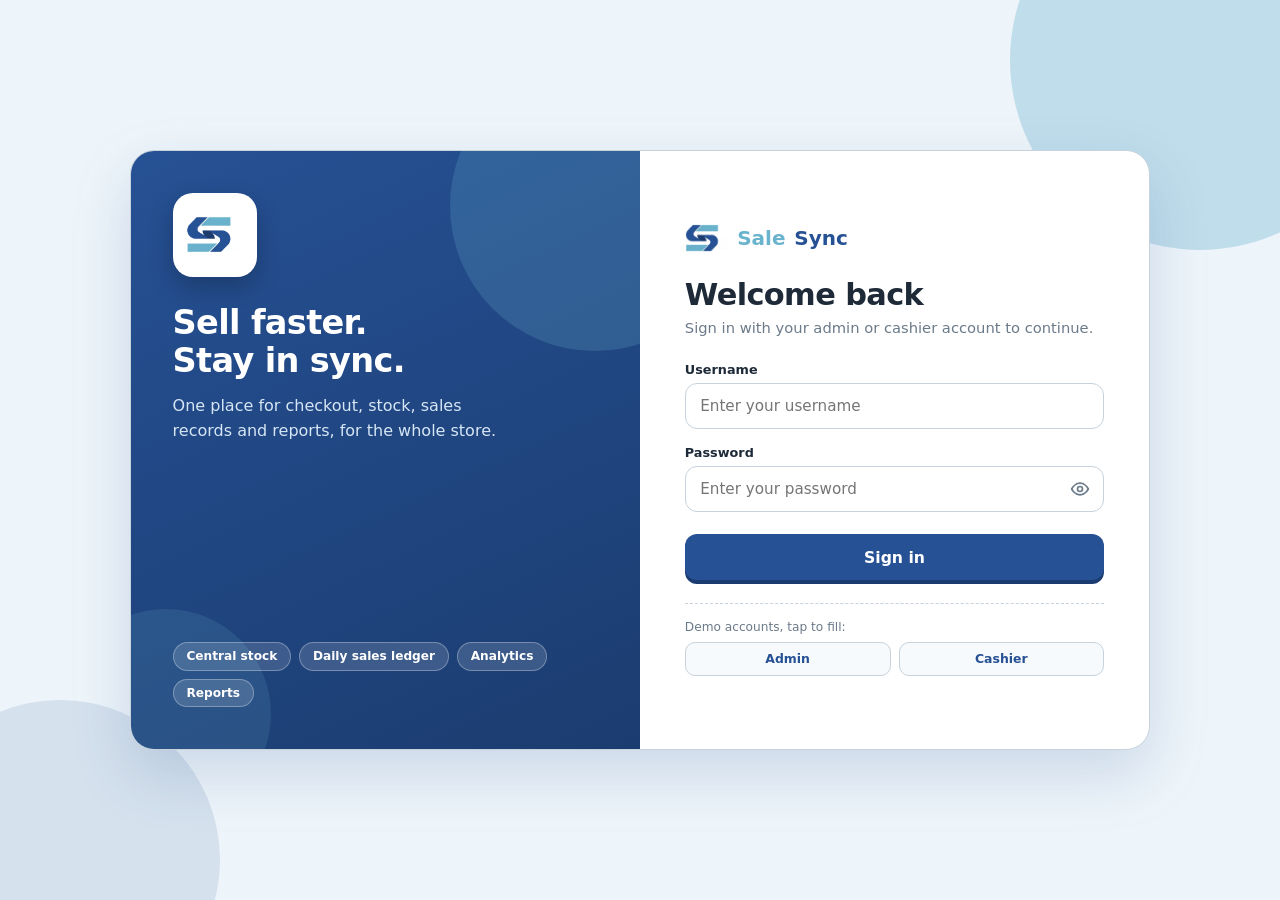
<file: SaleSync/login.html>
<!DOCTYPE html>
<html lang="en">
<head>
  <meta charset="UTF-8">
  <meta name="viewport" content="width=device-width, initial-scale=1, viewport-fit=cover">
  <title>Sign in · SaleSync</title>
  <link rel="icon" type="image/png" href="assets/img/logo-mark.png">
  <link rel="stylesheet" href="css/login.css">
</head>
<body>
  <div class="bg-circle c1"></div>
  <div class="bg-circle c2"></div>

  <main class="shell">
    <section class="panel" aria-hidden="true">
      <div>
        <div class="logo-tile"><img src="assets/img/logo-mark.png" alt=""></div>
        <h2>Sell faster.<br>Stay in sync.</h2>
        <p>One place for checkout, stock, sales records and reports, for the whole store.</p>
      </div>
      <div class="chips">
        <span class="chip">Central stock</span>
        <span class="chip">Daily sales ledger</span>
        <span class="chip">Analytics</span>
        <span class="chip">Reports</span>
      </div>
    </section>

    <section class="form-side">
      <div class="brand"><img src="assets/img/logo-mark.png" alt="">Sale<span>Sync</span></div>
      <h1>Welcome back</h1>
      <p class="sub">Sign in with your admin or cashier account to continue.</p>

      <div id="loginError" class="error" role="alert" hidden></div>

      <form id="loginForm" novalidate>
        <div class="field">
          <label for="username">Username</label>
          <input id="username" autocomplete="username" placeholder="Enter your username" required>
        </div>
        <div class="field">
          <label for="password">Password</label>
          <div class="pw">
            <input id="password" type="password" autocomplete="current-password" placeholder="Enter your password" required>
            <button type="button" id="pwToggle" class="toggle" aria-label="Show password" aria-pressed="false">
              <svg class="on" viewBox="0 0 24 24" fill="none" stroke="currentColor" stroke-width="2" stroke-linecap="round" stroke-linejoin="round"><path d="M2 12s3.6-7 10-7 10 7 10 7-3.6 7-10 7S2 12 2 12z"/><circle cx="12" cy="12" r="3"/></svg>
              <svg class="off" viewBox="0 0 24 24" fill="none" stroke="currentColor" stroke-width="2" stroke-linecap="round" stroke-linejoin="round"><path d="M17.9 17.9A10.9 10.9 0 0 1 12 19c-6.4 0-10-7-10-7a18.7 18.7 0 0 1 5.1-5.9M9.9 5.2A10 10 0 0 1 12 5c6.4 0 10 7 10 7a18.5 18.5 0 0 1-2.2 3.2M1 1l22 22"/><path d="M14.1 14.1a3 3 0 1 1-4.2-4.2"/></svg>
            </button>
          </div>
        </div>
        <button class="btn" id="loginBtn" type="submit">Sign in</button>
      </form>

      <div class="demo">
        Demo accounts, tap to fill:
        <div class="demo-row">
          <button type="button" data-u="admin" data-p="admin123">Admin</button>
          <button type="button" data-u="cashier" data-p="cashier123">Cashier</button>
        </div>
      </div>
    </section>
  </main>

  <script src="js/login.js"></script>
</body>
</html>
</file>
<file: SaleSync/css/login.css>
:root{--navy:#265194;--navy-d:#1B3C70;--sky:#6AB3CD;--ink:#1E2A38;--sub:#6B7A89;--line:#C7D2DC;--bg:#EEF5FA;--bad:#B3261E}
*{box-sizing:border-box}
html,body{min-height:100%;margin:0}
body{font-family:ui-sans-serif,system-ui,-apple-system,"Segoe UI",Roboto,sans-serif;color:var(--ink);background:var(--bg);color-scheme:light;display:grid;place-items:center;padding:1.2rem;padding-top:max(1.2rem,env(safe-area-inset-top));padding-bottom:max(1.2rem,env(safe-area-inset-bottom));position:relative;overflow-x:hidden;min-height:100vh}
.bg-circle{position:fixed;border-radius:50%;z-index:0}
.c1{width:380px;height:380px;background:var(--sky);opacity:.35;top:-130px;right:-110px}
.c2{width:320px;height:320px;background:var(--navy);opacity:.12;bottom:-120px;left:-100px}
.shell{position:relative;z-index:1;display:grid;grid-template-columns:1fr 1fr;width:min(1020px,100%);min-height:600px;background:#fff;border:1px solid var(--line);border-radius:24px;box-shadow:0 24px 60px rgba(38,81,148,.18);overflow:hidden}
.panel{position:relative;padding:2.6rem;color:#fff;background:linear-gradient(155deg,var(--navy) 0%,var(--navy-d) 100%);display:flex;flex-direction:column;justify-content:space-between;overflow:hidden}
.panel::before,.panel::after{content:"";position:absolute;border-radius:50%;background:var(--sky)}
.panel::before{width:290px;height:290px;right:-100px;top:-90px;opacity:.22}
.panel::after{width:210px;height:210px;left:-70px;bottom:-70px;opacity:.15}
.panel>*{position:relative;z-index:1}
.logo-tile{width:84px;height:84px;background:#fff;border-radius:20px;display:grid;place-items:center;box-shadow:0 10px 24px rgba(0,0,0,.22)}
.logo-tile img{width:58px;height:auto;display:block}
.panel h2{font-size:2.1rem;line-height:1.15;margin:1.7rem 0 .8rem;letter-spacing:-.02em}
.panel p{margin:0;color:#D6E6F5;line-height:1.55;max-width:34ch}
.chips{display:flex;flex-wrap:wrap;gap:.5rem}
.chip{background:rgba(255,255,255,.14);border:1px solid rgba(255,255,255,.3);padding:.4rem .8rem;border-radius:999px;font-size:.76rem;font-weight:600}
.form-side{padding:2.6rem 2.8rem;display:flex;flex-direction:column;justify-content:center}
.brand{display:flex;align-items:center;gap:.55rem;font-size:1.25rem;font-weight:800;color:var(--sky)}
.brand span{color:var(--navy)}
.brand img{height:28px;width:auto;display:block}
h1{font-size:1.9rem;margin:1.6rem 0 .3rem;letter-spacing:-.02em}
.sub{color:var(--sub);margin:0 0 1.4rem;font-size:.92rem;line-height:1.5}
.field{margin-bottom:1rem}
label{display:block;font-size:.8rem;font-weight:700;margin-bottom:.4rem}
input{width:100%;padding:.8rem .9rem;border:1.5px solid var(--line);border-radius:12px;font:inherit;font-size:.95rem;background:#fff;color:var(--ink);outline:none;transition:border-color .15s,box-shadow .15s}
input:focus{border-color:var(--navy);box-shadow:0 0 0 4px rgba(38,81,148,.14)}
.pw{position:relative}
.pw input{padding-right:3rem}
.toggle{position:absolute;right:.4rem;top:50%;transform:translateY(-50%);width:36px;height:36px;border:0;background:transparent;border-radius:9px;cursor:pointer;color:var(--sub);display:grid;place-items:center}
.toggle:hover{background:#EEF3F8;color:var(--navy)}
.toggle svg{width:20px;height:20px}
.toggle .off{display:none}
.toggle.shown .on{display:none}
.toggle.shown .off{display:block}
.btn{width:100%;margin-top:.4rem;padding:.85rem 1rem;border:0;border-radius:12px;background:var(--navy);color:#fff;font:inherit;font-weight:700;font-size:.98rem;cursor:pointer;box-shadow:0 4px 0 var(--navy-d);transition:transform .08s,box-shadow .08s,background .15s}
.btn:hover{background:#2D5CA6}
.btn:active{transform:translateY(3px);box-shadow:0 1px 0 var(--navy-d)}
.btn:disabled{opacity:.7;cursor:wait}
.error{background:#FDECEA;color:var(--bad);border:1px solid #F3B8B3;border-radius:10px;padding:.65rem .8rem;font-size:.82rem;margin-bottom:1rem;line-height:1.45}
.error.note{background:#EAF3FB;color:var(--navy);border-color:#BBD3EC}
.error[hidden]{display:none}
.demo{margin-top:1.4rem;padding-top:1rem;border-top:1px dashed var(--line);font-size:.76rem;color:var(--sub)}
.demo-row{display:flex;gap:.5rem;margin-top:.5rem}
.demo button{flex:1;border:1px solid var(--line);background:#F7FAFC;border-radius:10px;padding:.55rem;font:inherit;font-size:.78rem;font-weight:700;color:var(--navy);cursor:pointer}
.demo button:hover{border-color:var(--navy);background:#EEF4FB}
@media(max-width:820px){.shell{grid-template-columns:1fr;min-height:0}.panel{display:none}.form-side{padding:2rem 1.4rem}}
</file>
<file: POS-System/SaleSync/css/login.css>
:root{--navy:#265194;--navy-d:#1B3C70;--sky:#6AB3CD;--ink:#1E2A38;--sub:#6B7A89;--line:#C7D2DC;--bg:#EEF5FA;--bad:#B3261E}
*{box-sizing:border-box}
html,body{min-height:100%;margin:0}
body{font-family:ui-sans-serif,system-ui,-apple-system,"Segoe UI",Roboto,sans-serif;color:var(--ink);background:var(--bg);color-scheme:light;display:grid;place-items:center;padding:1.2rem;padding-top:max(1.2rem,env(safe-area-inset-top));padding-bottom:max(1.2rem,env(safe-area-inset-bottom));position:relative;overflow-x:hidden;min-height:100vh}
.bg-circle{position:fixed;border-radius:50%;z-index:0}
.c1{width:380px;height:380px;background:var(--sky);opacity:.35;top:-130px;right:-110px}
.c2{width:320px;height:320px;background:var(--navy);opacity:.12;bottom:-120px;left:-100px}
.shell{position:relative;z-index:1;display:grid;grid-template-columns:1fr 1fr;width:min(1020px,100%);min-height:600px;background:#fff;border:1px solid var(--line);border-radius:24px;box-shadow:0 24px 60px rgba(38,81,148,.18);overflow:hidden}
.panel{position:relative;padding:2.6rem;color:#fff;background:linear-gradient(155deg,var(--navy) 0%,var(--navy-d) 100%);display:flex;flex-direction:column;justify-content:space-between;overflow:hidden}
.panel::before,.panel::after{content:"";position:absolute;border-radius:50%;background:var(--sky)}
.panel::before{width:290px;height:290px;right:-100px;top:-90px;opacity:.22}
.panel::after{width:210px;height:210px;left:-70px;bottom:-70px;opacity:.15}
.panel>*{position:relative;z-index:1}
.logo-tile{width:84px;height:84px;background:#fff;border-radius:20px;display:grid;place-items:center;box-shadow:0 10px 24px rgba(0,0,0,.22)}
.logo-tile img{width:58px;height:auto;display:block}
.panel h2{font-size:2.1rem;line-height:1.15;margin:1.7rem 0 .8rem;letter-spacing:-.02em}
.panel p{margin:0;color:#D6E6F5;line-height:1.55;max-width:34ch}
.chips{display:flex;flex-wrap:wrap;gap:.5rem}
.chip{background:rgba(255,255,255,.14);border:1px solid rgba(255,255,255,.3);padding:.4rem .8rem;border-radius:999px;font-size:.76rem;font-weight:600}
.form-side{padding:2.6rem 2.8rem;display:flex;flex-direction:column;justify-content:center}
.brand{display:flex;align-items:center;gap:.55rem;font-size:1.25rem;font-weight:800;color:var(--sky)}
.brand span{color:var(--navy)}
.brand img{height:28px;width:auto;display:block}
h1{font-size:1.9rem;margin:1.6rem 0 .3rem;letter-spacing:-.02em}
.sub{color:var(--sub);margin:0 0 1.4rem;font-size:.92rem;line-height:1.5}
.field{margin-bottom:1rem}
label{display:block;font-size:.8rem;font-weight:700;margin-bottom:.4rem}
input{width:100%;padding:.8rem .9rem;border:1.5px solid var(--line);border-radius:12px;font:inherit;font-size:.95rem;background:#fff;color:var(--ink);outline:none;transition:border-color .15s,box-shadow .15s}
input:focus{border-color:var(--navy);box-shadow:0 0 0 4px rgba(38,81,148,.14)}
.pw{position:relative}
.pw input{padding-right:3rem}
.toggle{position:absolute;right:.4rem;top:50%;transform:translateY(-50%);width:36px;height:36px;border:0;background:transparent;border-radius:9px;cursor:pointer;color:var(--sub);display:grid;place-items:center}
.toggle:hover{background:#EEF3F8;color:var(--navy)}
.toggle svg{width:20px;height:20px}
.toggle .off{display:none}
.toggle.shown .on{display:none}
.toggle.shown .off{display:block}
.btn{width:100%;margin-top:.4rem;padding:.85rem 1rem;border:0;border-radius:12px;background:var(--navy);color:#fff;font:inherit;font-weight:700;font-size:.98rem;cursor:pointer;box-shadow:0 4px 0 var(--navy-d);transition:transform .08s,box-shadow .08s,background .15s}
.btn:hover{background:#2D5CA6}
.btn:active{transform:translateY(3px);box-shadow:0 1px 0 var(--navy-d)}
.btn:disabled{opacity:.7;cursor:wait}
.error{background:#FDECEA;color:var(--bad);border:1px solid #F3B8B3;border-radius:10px;padding:.65rem .8rem;font-size:.82rem;margin-bottom:1rem;line-height:1.45}
.error.note{background:#EAF3FB;color:var(--navy);border-color:#BBD3EC}
.error[hidden]{display:none}
.demo{margin-top:1.4rem;padding-top:1rem;border-top:1px dashed var(--line);font-size:.76rem;color:var(--sub)}
.demo-row{display:flex;gap:.5rem;margin-top:.5rem}
.demo button{flex:1;border:1px solid var(--line);background:#F7FAFC;border-radius:10px;padding:.55rem;font:inherit;font-size:.78rem;font-weight:700;color:var(--navy);cursor:pointer}
.demo button:hover{border-color:var(--navy);background:#EEF4FB}
@media(max-width:820px){.shell{grid-template-columns:1fr;min-height:0}.panel{display:none}.form-side{padding:2rem 1.4rem}}
</file>
